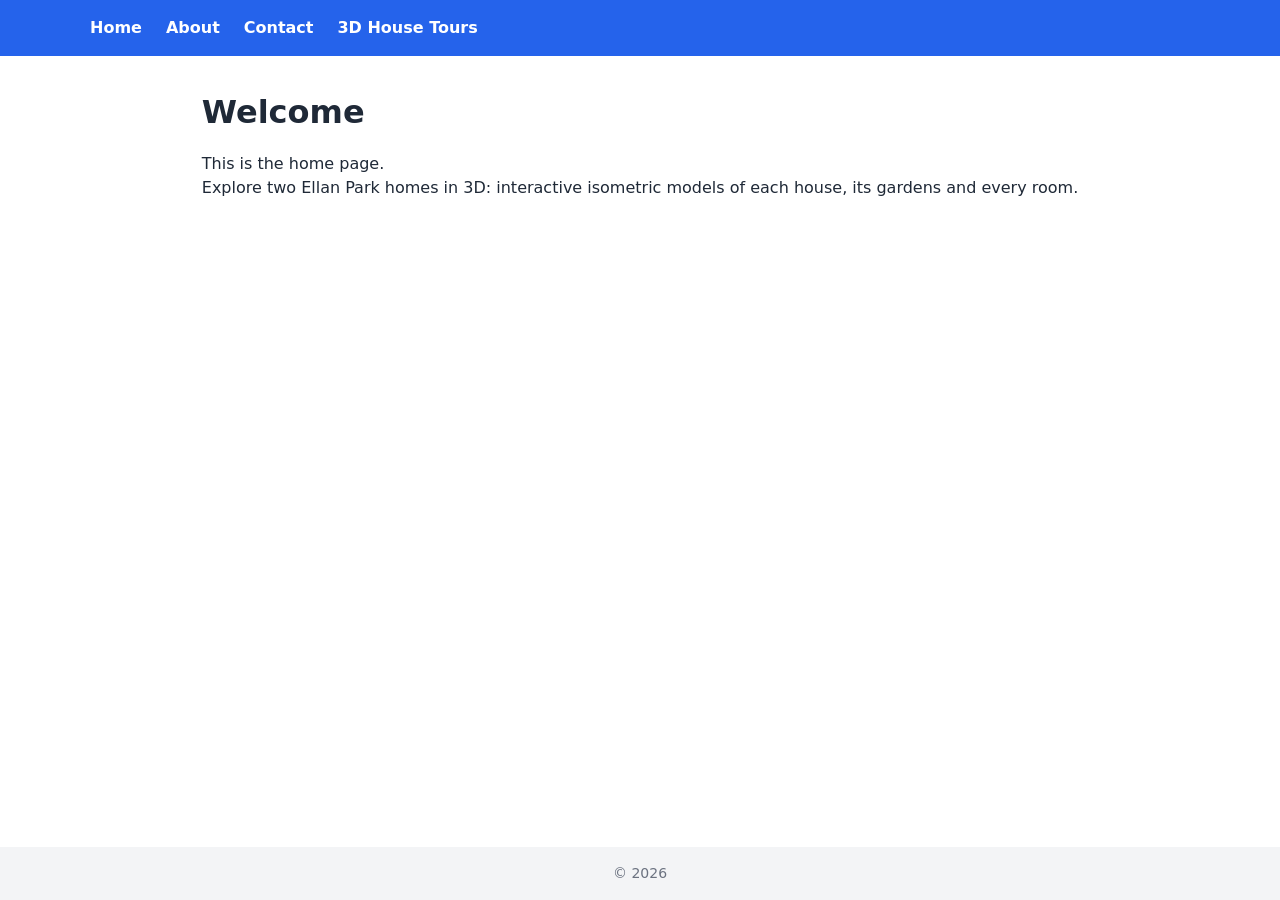
<file: index.html>
<!DOCTYPE html>
<html lang="en">
<head>
  <meta charset="UTF-8" />
  <meta name="viewport" content="width=device-width, initial-scale=1.0" />
  <title>My Website</title>
  <link rel="stylesheet" href="css/reset.css" />
  <link rel="stylesheet" href="css/styles.css" />
</head>
<body>

  <header>
    <nav>
      <ul>
        <li><a href="index.html">Home</a></li>
        <li><a href="about.html">About</a></li>
        <li><a href="contact.html">Contact</a></li>
        <li><a href="tours.html">3D House Tours</a></li>
      </ul>
    </nav>
  </header>

  <main>
    <h1>Welcome</h1>
    <p>This is the home page.</p>
    <p><a href="tours.html">Explore two Ellan Park homes in 3D</a>: interactive isometric models of each house, its gardens and every room.</p>
  </main>

  <footer>
    <p>&copy; 2026</p>
  </footer>

  <script src="js/main.js"></script>
</body>
</html>
</file>
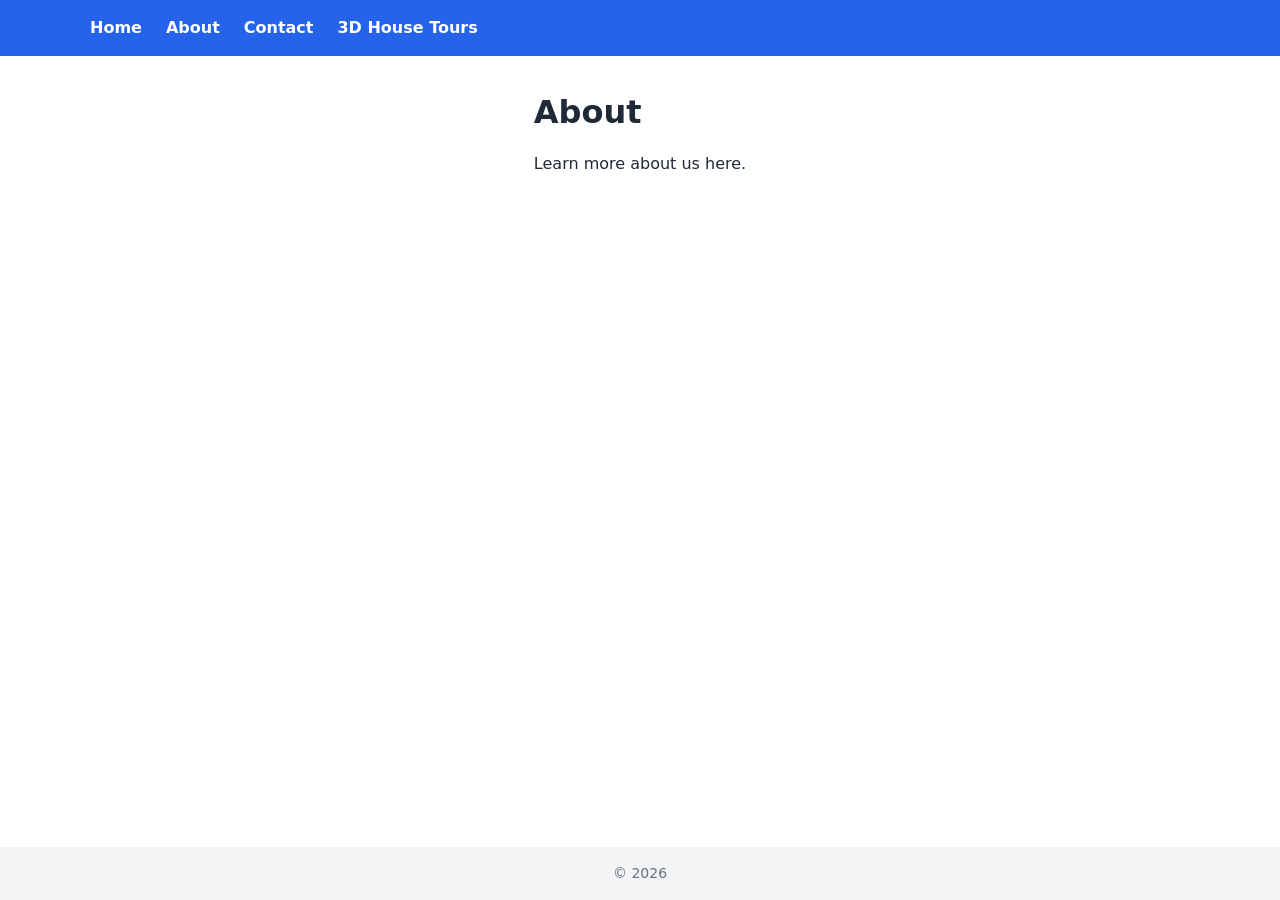
<file: about.html>
<!DOCTYPE html>
<html lang="en">
<head>
  <meta charset="UTF-8" />
  <meta name="viewport" content="width=device-width, initial-scale=1.0" />
  <title>About - My Website</title>
  <link rel="stylesheet" href="css/reset.css" />
  <link rel="stylesheet" href="css/styles.css" />
</head>
<body>
  <header>
    <nav>
      <ul>
        <li><a href="index.html">Home</a></li>
        <li><a href="about.html">About</a></li>
        <li><a href="contact.html">Contact</a></li>
        <li><a href="tours.html">3D House Tours</a></li>
      </ul>
    </nav>
  </header>
  <main>
    <h1>About</h1>
    <p>Learn more about us here.</p>
  </main>
  <footer><p>&copy; 2026</p></footer>
  <script src="js/main.js"></script>
</body>
</html>
</file>
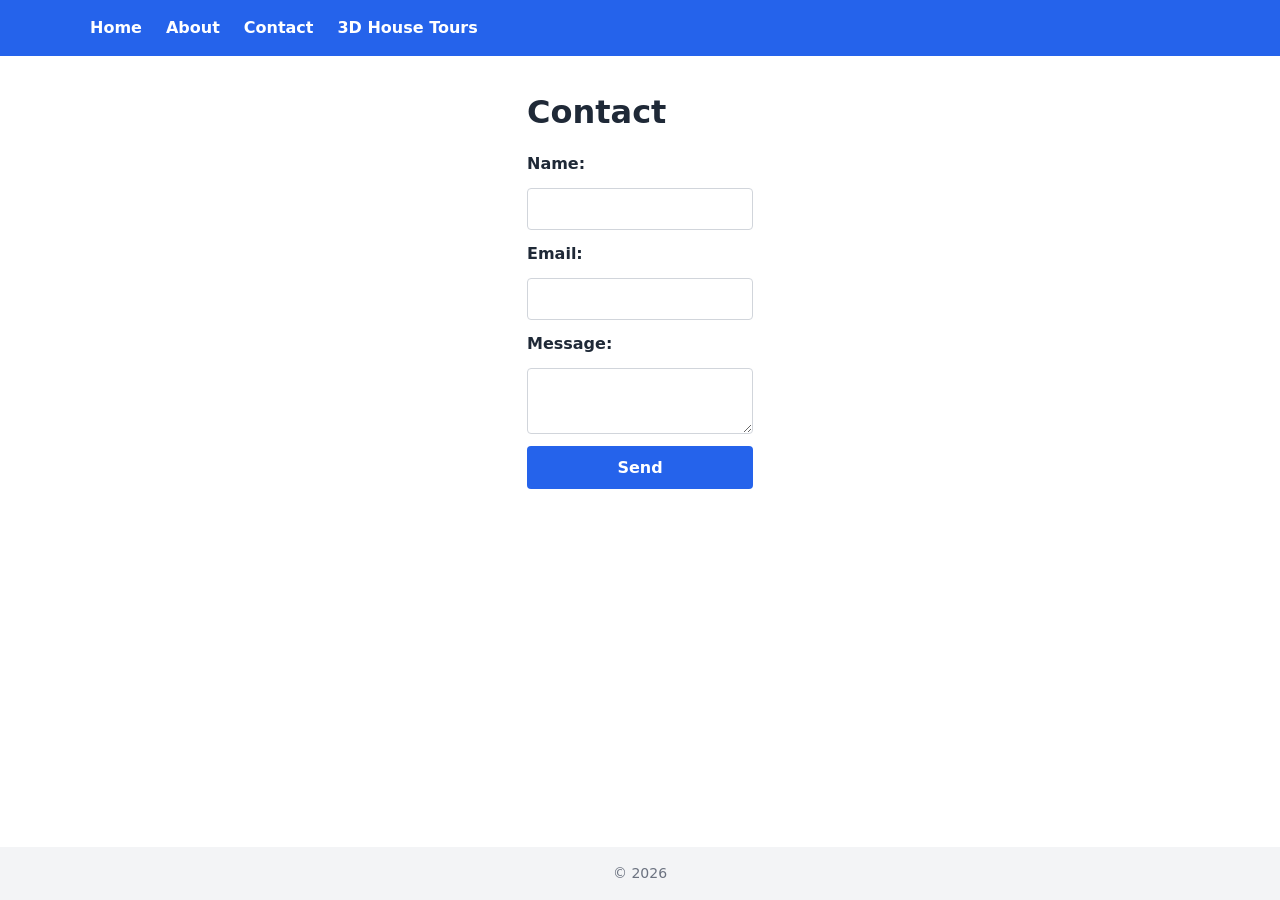
<file: contact.html>
<!DOCTYPE html>
<html lang="en">
<head>
  <meta charset="UTF-8" />
  <meta name="viewport" content="width=device-width, initial-scale=1.0" />
  <title>Contact - My Website</title>
  <link rel="stylesheet" href="css/reset.css" />
  <link rel="stylesheet" href="css/styles.css" />
</head>
<body>
  <header>
    <nav>
      <ul>
        <li><a href="index.html">Home</a></li>
        <li><a href="about.html">About</a></li>
        <li><a href="contact.html">Contact</a></li>
        <li><a href="tours.html">3D House Tours</a></li>
      </ul>
    </nav>
  </header>
  <main>
    <h1>Contact</h1>
    <form>
      <label for="name">Name:</label>
      <input type="text" id="name" name="name" />
      <label for="email">Email:</label>
      <input type="email" id="email" name="email" />
      <label for="message">Message:</label>
      <textarea id="message" name="message"></textarea>
      <button type="submit">Send</button>
    </form>
  </main>
  <footer><p>&copy; 2026</p></footer>
  <script src="js/main.js"></script>
</body>
</html>
</file>
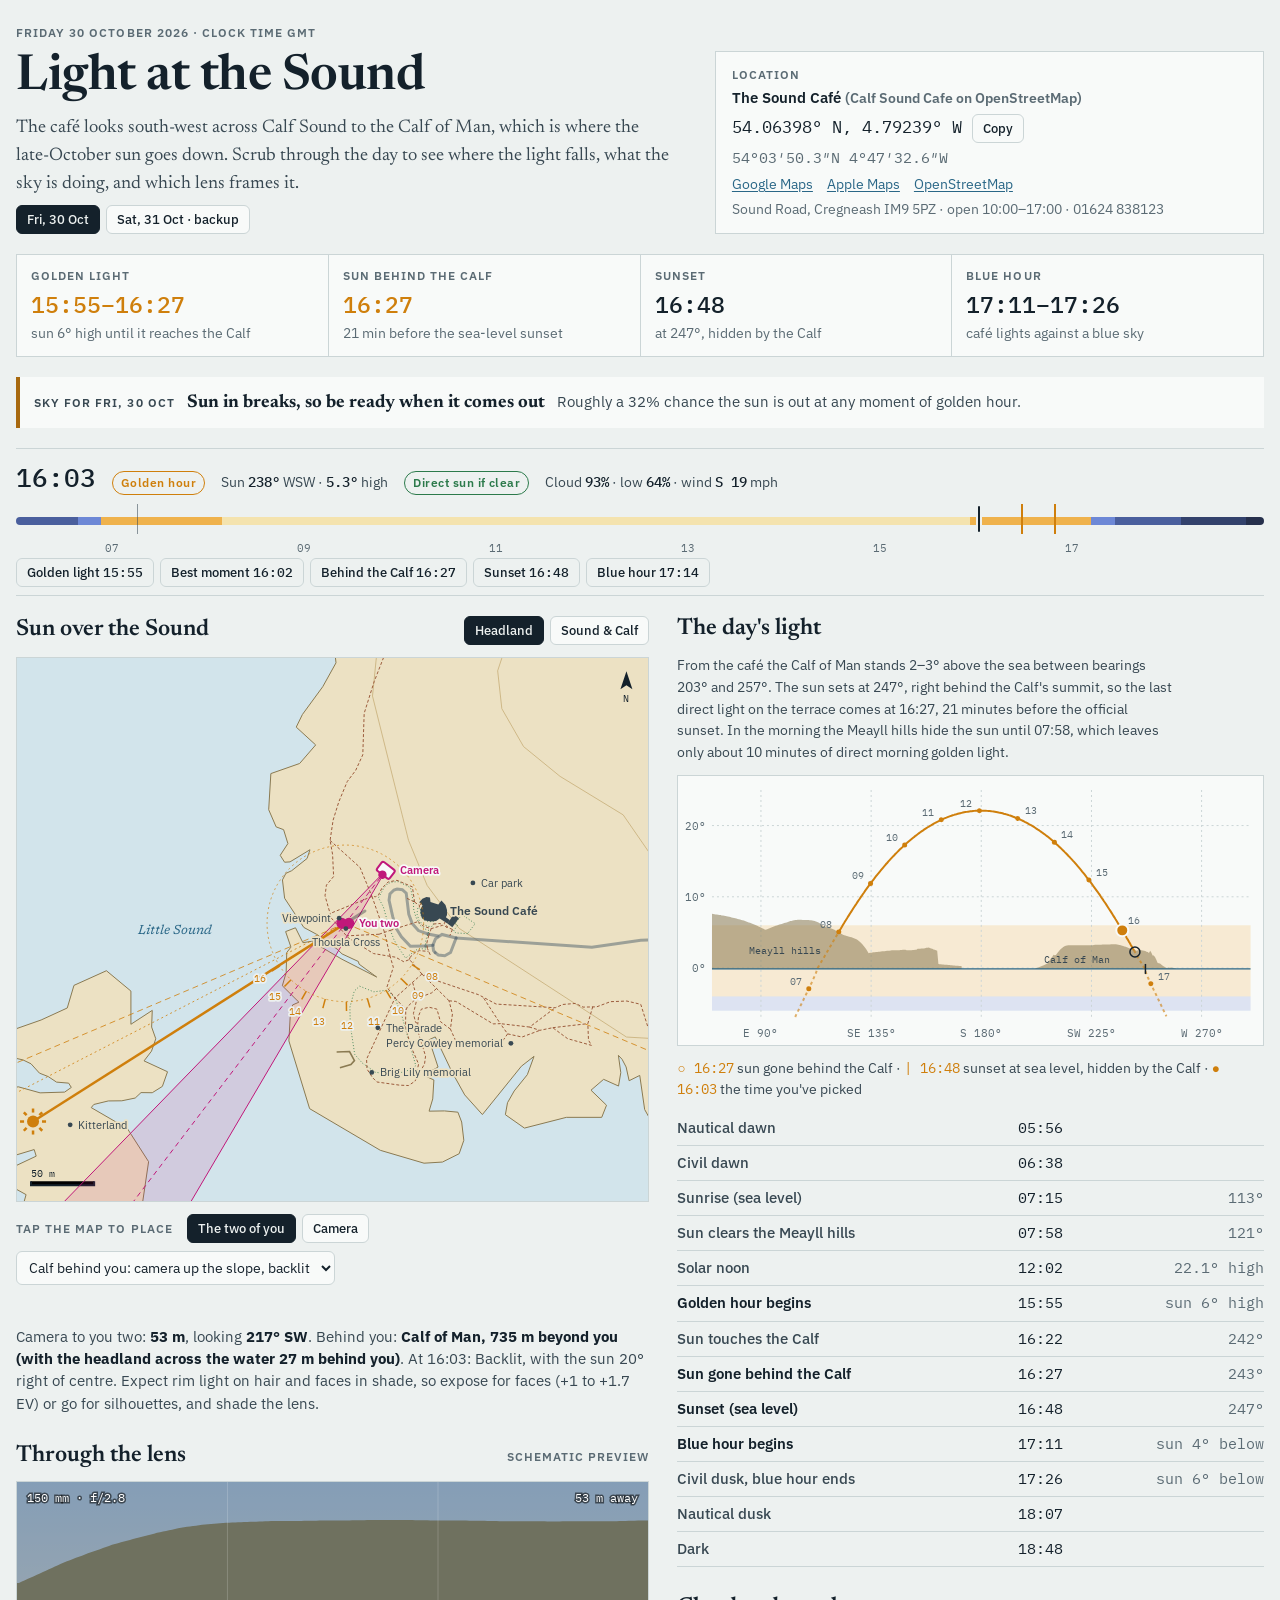
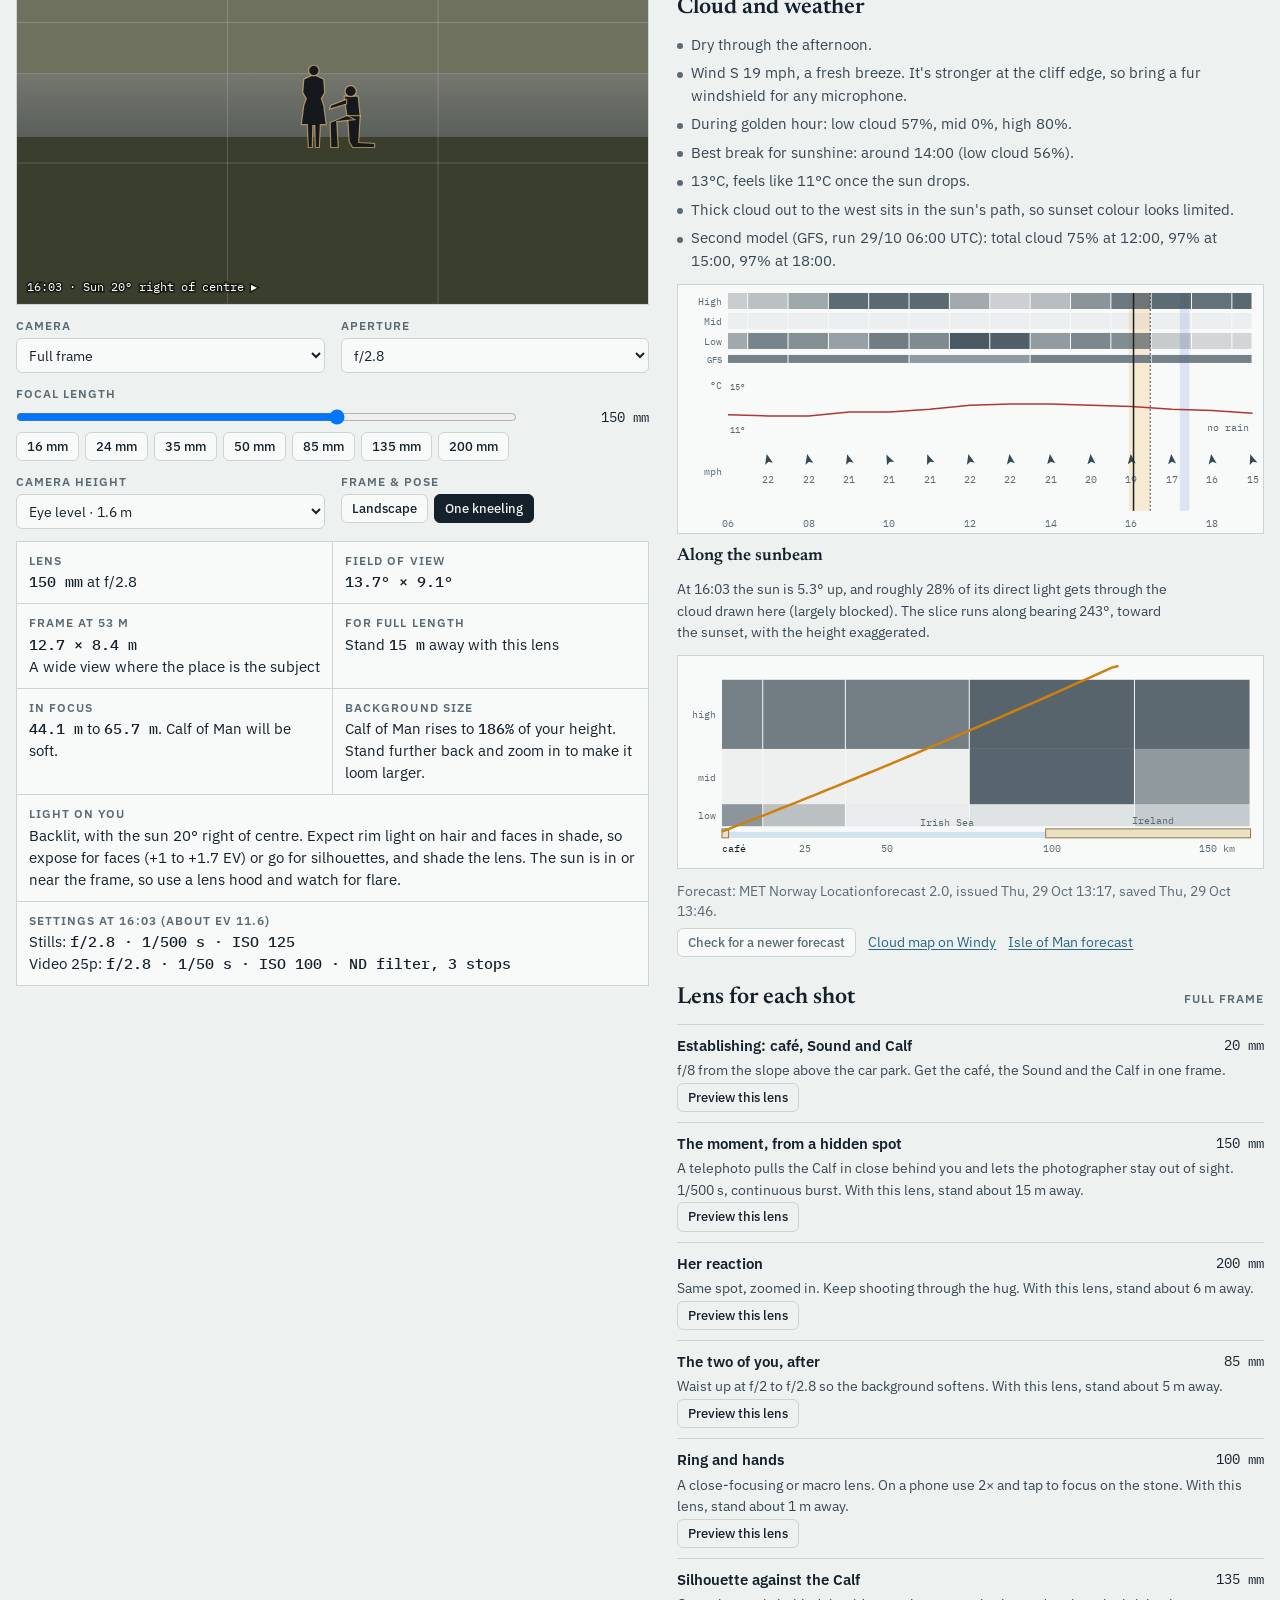
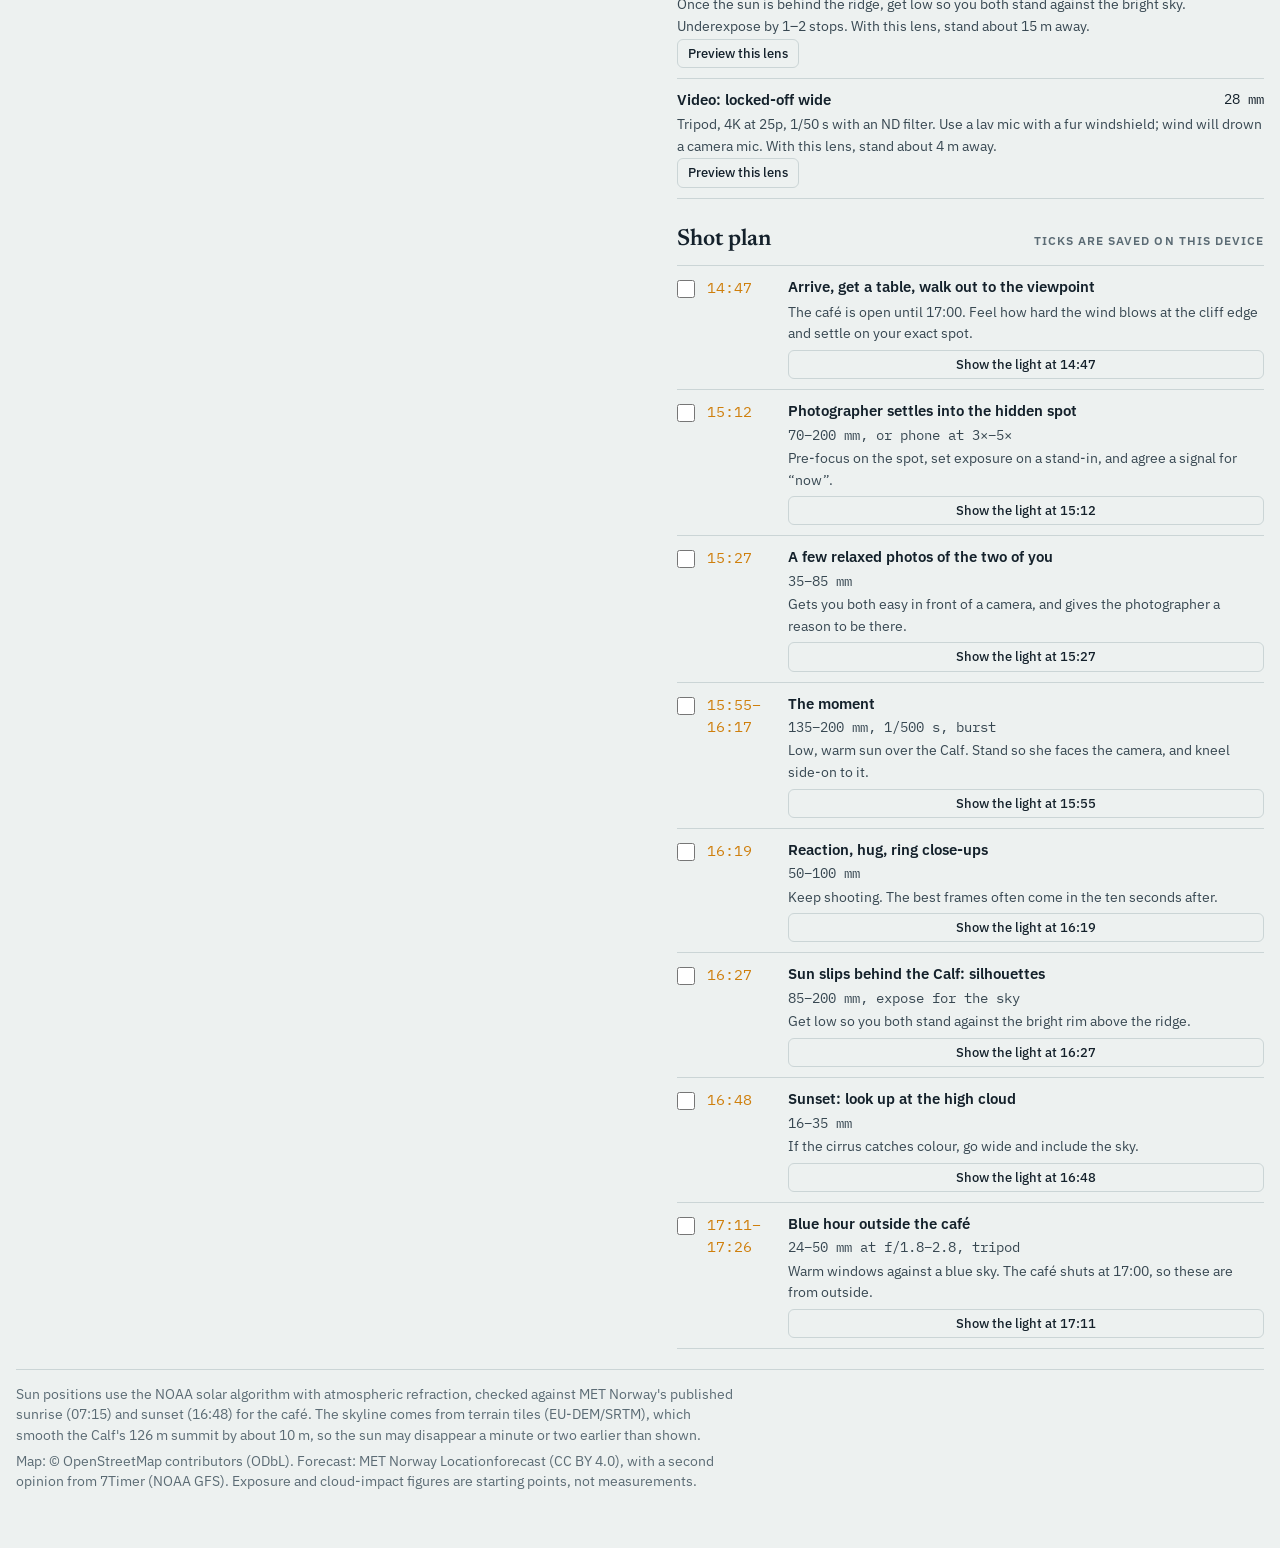
<file: sound-light.html>
<!DOCTYPE html>
<html lang="en">
<head>
  <meta charset="UTF-8" />
  <meta name="viewport" content="width=device-width, initial-scale=1.0, viewport-fit=cover" />
  <title>Light at the Sound</title>
  <meta name="claude:viewport-fit-sides" content="cover" />
  <link rel="stylesheet" href="https://fonts.googleapis.com/css2?family=IBM+Plex+Mono:wght@400;500&family=IBM+Plex+Sans:wght@400;500;600&family=Newsreader:ital,opsz,wght@0,6..72,400;0,6..72,600;1,6..72,400;1,6..72,500&display=swap" />
  <link rel="stylesheet" href="css/reset.css" />
  <link rel="stylesheet" href="css/sound-light.css" />
</head>
<body>
<div class="page">

  <header class="masthead">
    <div class="masthead__text">
      <p class="eyebrow"><span id="day-label">Friday 30 October 2026</span> · clock time GMT</p>
      <h1>Light at the Sound</h1>
      <p class="lede">The café looks south-west across Calf Sound to the Calf of Man, which is where the late-October sun goes down. Scrub through the day to see where the light falls, what the sky is doing, and which lens frames it.</p>
      <div class="seg" id="days" aria-label="Day"></div>
    </div>
    <div class="place">
      <p class="label">Location</p>
      <p class="place__name">The Sound Café <small>(Calf Sound Cafe on OpenStreetMap)</small></p>
      <p class="place__coords">
        <span class="num" id="coords">54.06398° N, 4.79239° W</span>
        <button class="btn" id="copy-coords" type="button">Copy</button>
      </p>
      <p><span class="num muted">54°03′50.3″N 4°47′32.6″W</span></p>
      <p class="place__links">
        <a href="https://www.google.com/maps/search/?api=1&amp;query=54.063977%2C-4.792391" target="_blank" rel="noopener">Google Maps</a>
        <a href="https://maps.apple.com/?ll=54.063977,-4.792391&amp;q=The%20Sound%20Caf%C3%A9" target="_blank" rel="noopener">Apple Maps</a>
        <a href="https://www.openstreetmap.org/way/87988780" target="_blank" rel="noopener">OpenStreetMap</a>
      </p>
      <small>Sound Road, Cregneash IM9 5PZ · open <span id="hours">10:00–17:00</span> · 01624 838123</small>
    </div>
  </header>

  <section class="keys" id="keys" aria-label="Key times"></section>
  <div class="verdict" id="verdict"></div>

  <div class="scrubber" id="scrubber">
    <div class="readout" id="readout" aria-live="polite"></div>
    <div class="track">
      <div class="track__bar" id="track-bar"></div>
      <div class="track__ticks" id="track-ticks"></div>
      <input type="range" id="time" min="360" max="1140" step="1" value="955" aria-label="Time of day" />
    </div>
    <div class="track__hours" id="track-hours" aria-hidden="true"></div>
    <div class="jumps" id="jumps"></div>
  </div>

  <main class="layout">
    <div class="col">
      <section class="panel" id="map-panel" aria-labelledby="map-title">
        <div class="panel__head">
          <h2 id="map-title">Sun over the Sound</h2>
          <div class="seg" id="views">
            <button class="btn" type="button" data-view="site">Headland</button>
            <button class="btn" type="button" data-view="sound">Sound &amp; Calf</button>
          </div>
        </div>
        <div class="figure"><svg class="map" id="map" role="img" aria-label="Map of the Sound with the sun direction, camera and couple positions"></svg></div>
        <div class="map-tools">
          <span class="label">Tap the map to place</span>
          <div class="seg" id="placing">
            <button class="btn" type="button" data-placing="couple">The two of you</button>
            <button class="btn" type="button" data-placing="camera">Camera</button>
          </div>
          <label class="sr-only" for="preset">Suggested set-ups</label>
          <select id="preset"></select>
        </div>
        <p class="warnline" id="map-warn"></p>
        <p class="map-readout" id="map-readout"></p>
      </section>

      <section class="panel" id="lens-panel" aria-labelledby="lens-title">
        <div class="panel__head">
          <h2 id="lens-title">Through the lens</h2>
          <p class="label">Schematic preview</p>
        </div>
        <div class="figure"><svg class="viewfinder" id="viewfinder" role="img" aria-label="Preview of the frame with the couple, the Calf of Man and the sun"></svg></div>
        <div class="lens-controls">
          <div class="field">
            <label class="label" for="sys">Camera</label>
            <select id="sys"></select>
          </div>
          <div class="field">
            <label class="label" for="fnum">Aperture</label>
            <select id="fnum"></select>
          </div>
          <div class="field field--wide">
            <label class="label" for="focal">Focal length</label>
            <div class="focal-row">
              <input type="range" id="focal" min="0" max="1000" step="1" />
              <output id="focal-out" for="focal"></output>
            </div>
            <div class="chips" id="focal-chips"></div>
          </div>
          <div class="field">
            <label class="label" for="camh">Camera height</label>
            <select id="camh">
              <option value="1.6">Eye level · 1.6 m</option>
              <option value="1.2">Chest · 1.2 m</option>
              <option value="0.8">Crouched · 0.8 m</option>
              <option value="0.3">Low · 0.3 m</option>
            </select>
          </div>
          <div class="field">
            <span class="label">Frame &amp; pose</span>
            <div class="seg">
              <button class="btn" type="button" id="orient">Landscape</button>
              <button class="btn" type="button" id="pose">One kneeling</button>
            </div>
          </div>
        </div>
        <dl class="stats" id="stats"></dl>
      </section>
    </div>

    <div class="col">
      <section class="panel" id="light-panel" aria-labelledby="light-title">
        <div class="panel__head">
          <h2 id="light-title">The day's light</h2>
        </div>
        <p class="panel__note" id="light-note"></p>
        <div class="figure"><svg class="chart" id="sunpath" role="img" aria-label="Sun path across the sky against the skyline seen from the café"></svg></div>
        <p class="chart-key" id="sunpath-key"></p>
        <div class="table-wrap"><table class="times" id="times"></table></div>
      </section>

      <section class="panel" id="sky-panel" aria-labelledby="sky-title">
        <div class="panel__head">
          <h2 id="sky-title">Cloud and weather</h2>
        </div>
        <ul class="outlook" id="outlook"></ul>
        <div class="figure"><svg class="chart" id="wx" role="img" aria-label="Hourly cloud layers, wind and temperature"></svg></div>
        <h3>Along the sunbeam</h3>
        <p class="panel__note" id="beam-note"></p>
        <div class="figure"><svg class="chart" id="beam" role="img" aria-label="Cross-section of cloud layers between the café and the setting sun"></svg></div>
        <div class="source" id="source"></div>
      </section>

      <section class="panel" id="guide-panel" aria-labelledby="guide-title">
        <div class="panel__head">
          <h2 id="guide-title">Lens for each shot</h2>
          <p class="label" id="guide-sys"></p>
        </div>
        <div class="shots" id="shots"></div>
      </section>

      <section class="panel" id="plan-panel" aria-labelledby="plan-title">
        <div class="panel__head">
          <h2 id="plan-title">Shot plan</h2>
          <p class="label">Ticks are saved on this device</p>
        </div>
        <div class="plan" id="plan"></div>
      </section>
    </div>
  </main>

  <footer>
    <p>Sun positions use the NOAA solar algorithm with atmospheric refraction, checked against MET Norway's published sunrise (07:15) and sunset (16:48) for the café. The skyline comes from terrain tiles (EU-DEM/SRTM), which smooth the Calf's 126 m summit by about 10 m, so the sun may disappear a minute or two earlier than shown.</p>
    <p>Map: © OpenStreetMap contributors (ODbL). Forecast: MET Norway Locationforecast (CC BY 4.0), with a second opinion from 7Timer (NOAA GFS). Exposure and cloud-impact figures are starting points, not measurements.</p>
  </footer>
</div>

<script src="js/sound-data.js"></script>
<script src="js/sound-light.js"></script>
</body>
</html>
</file>
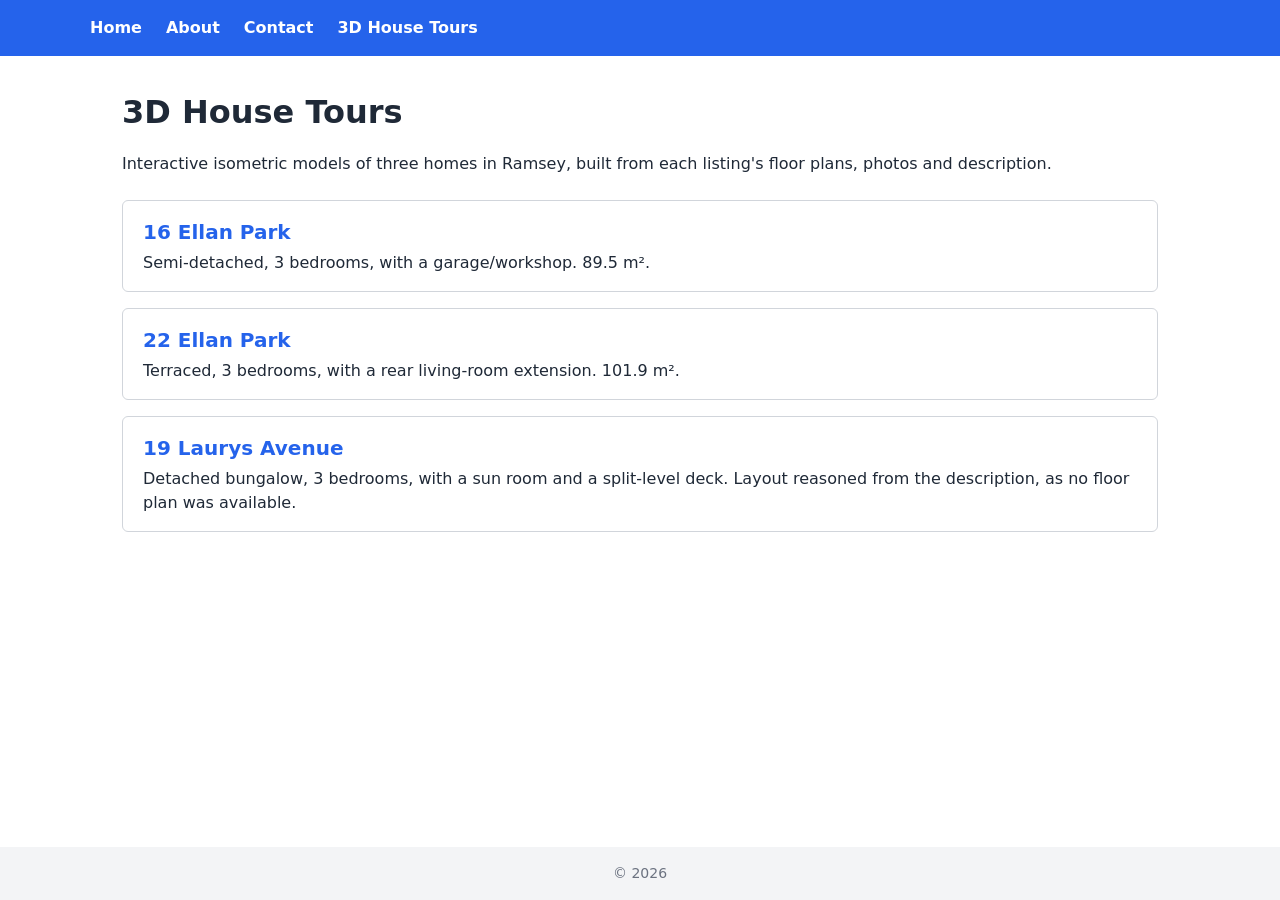
<file: tours.html>
<!DOCTYPE html>
<html lang="en">
<head>
  <meta charset="UTF-8" />
  <meta name="viewport" content="width=device-width, initial-scale=1.0" />
  <title>3D House Tours - My Website</title>
  <link rel="stylesheet" href="css/reset.css" />
  <link rel="stylesheet" href="css/styles.css" />
</head>
<body>
  <header>
    <nav>
      <ul>
        <li><a href="index.html">Home</a></li>
        <li><a href="about.html">About</a></li>
        <li><a href="contact.html">Contact</a></li>
        <li><a href="tours.html">3D House Tours</a></li>
      </ul>
    </nav>
  </header>
  <main>
    <h1>3D House Tours</h1>
    <p>Interactive isometric models of three homes in Ramsey, built from each listing's floor plans, photos and description.</p>
    <ul class="tours">
      <li>
        <h2><a href="ellan-park-16/index.html">16 Ellan Park</a></h2>
        <p>Semi-detached, 3 bedrooms, with a garage/workshop. 89.5 m².</p>
      </li>
      <li>
        <h2><a href="ellan-park-22/index.html">22 Ellan Park</a></h2>
        <p>Terraced, 3 bedrooms, with a rear living-room extension. 101.9 m².</p>
      </li>
      <li>
        <h2><a href="laurys-avenue-19/index.html">19 Laurys Avenue</a></h2>
        <p>Detached bungalow, 3 bedrooms, with a sun room and a split-level deck. Layout reasoned from the description, as no floor plan was available.</p>
      </li>
    </ul>
  </main>
  <footer><p>&copy; 2026</p></footer>
  <script src="js/main.js"></script>
</body>
</html>
</file>
<file: css/styles.css>
/* Main Styles */
:root {
  --color-primary: #2563eb;
  --color-text: #1f2937;
  --color-bg: #ffffff;
  --color-footer-bg: #f3f4f6;
  --font-sans: system-ui, sans-serif;
  --max-width: 1100px;
}

body {
  font-family: var(--font-sans);
  color: var(--color-text);
  background-color: var(--color-bg);
  display: flex;
  flex-direction: column;
  min-height: 100vh;
}

/* Header & Nav */
header {
  background-color: var(--color-primary);
  padding: 1rem 2rem;
}
nav ul {
  display: flex;
  gap: 1.5rem;
  max-width: var(--max-width);
  margin: 0 auto;
}
nav a {
  color: #fff;
  font-weight: 600;
}
nav a:hover { text-decoration: underline; }

/* Main */
main {
  flex: 1;
  max-width: var(--max-width);
  margin: 2rem auto;
  padding: 0 2rem;
}
h1 { font-size: 2rem; margin-bottom: 1rem; }

/* Tours */
.tours { display: grid; gap: 1rem; margin-top: 1.5rem; }
.tours li { padding: 1rem 1.25rem; border: 1px solid #d1d5db; border-radius: 6px; }
.tours h2 { font-size: 1.25rem; margin-bottom: 0.25rem; }
.tours a { color: var(--color-primary); }

/* Form */
form { display: flex; flex-direction: column; gap: 0.75rem; max-width: 480px; }
label { font-weight: 600; }
input, textarea {
  padding: 0.5rem 0.75rem;
  border: 1px solid #d1d5db;
  border-radius: 4px;
  width: 100%;
}
button {
  padding: 0.6rem 1.25rem;
  background: var(--color-primary);
  color: #fff;
  border: none;
  border-radius: 4px;
  cursor: pointer;
  font-weight: 600;
}
button:hover { opacity: 0.9; }

/* Footer */
footer {
  background-color: var(--color-footer-bg);
  text-align: center;
  padding: 1rem;
  font-size: 0.875rem;
  color: #6b7280;
}
</file>
<file: css/sound-light.css>
/* Light at the Sound — planner styles.
   Layout: a chart table. The map and lens preview fill the left column on wide
   screens; the day's light, sky, lens guide and plan read down the right.
   One column on phones, with the time scrubber pinned to the top. */
:root {
  --bg: #edf1f0;          /* chart paper */
  --surface: #f8faf9;
  --ink: #14212b;
  --ink-2: #384852;
  --muted: #5b6b74;
  --rule: #cbd5d6;
  --sea: #d2e4eb;
  --sea-ink: #2a6787;     /* hydrographic blue for water names */
  --land: #ece1c3;        /* chart buff */
  --land-edge: #8a7a52;
  --contour: #c7ae78;
  --path: #9b5b3c;
  --sun: #cf7f0c;
  --overprint: #c0187a;   /* chart magenta: the plan drawn on top */
  --good: #2c7a4b;
  --warn: #a8690f;
  --bad: #b03636;
  --ph-night: #26304c;
  --ph-astro: #33426c;
  --ph-naut: #4a5f9d;
  --ph-blue: #6d88d6;
  --ph-golden: #efb24c;
  --ph-day: #f4e3ae;
  --font-display: "Newsreader", "Iowan Old Style", Georgia, serif;
  --font-body: "IBM Plex Sans", system-ui, -apple-system, "Segoe UI", sans-serif;
  --font-data: "IBM Plex Mono", ui-monospace, "SFMono-Regular", Menlo, Consolas, monospace;
  --gutter: max(16px, env(safe-area-inset-left, 0px));
  --gutter-r: max(16px, env(safe-area-inset-right, 0px));
}
@media (prefers-color-scheme: dark) {
  :root:not([data-theme="light"]) {
    --bg: #0c1318; --surface: #111b22; --ink: #dde6e9; --ink-2: #b4c2c8; --muted: #8a9ba3; --rule: #24333c;
    --sea: #0f2330; --sea-ink: #82b9d6; --land: #27261d; --land-edge: #7a7052; --contour: #5a5139; --path: #c08463;
    --sun: #f2b24a; --overprint: #ee63a8; --good: #5cbf85; --warn: #e2a64b; --bad: #ec7676;
    --ph-night: #0b1124; --ph-astro: #172449; --ph-naut: #263b78; --ph-blue: #4462bd; --ph-golden: #c98c2d; --ph-day: #6f6237;
    color-scheme: dark;
  }
}
:root[data-theme="dark"] {
  --bg: #0c1318; --surface: #111b22; --ink: #dde6e9; --ink-2: #b4c2c8; --muted: #8a9ba3; --rule: #24333c;
  --sea: #0f2330; --sea-ink: #82b9d6; --land: #27261d; --land-edge: #7a7052; --contour: #5a5139; --path: #c08463;
  --sun: #f2b24a; --overprint: #ee63a8; --good: #5cbf85; --warn: #e2a64b; --bad: #ec7676;
  --ph-night: #0b1124; --ph-astro: #172449; --ph-naut: #263b78; --ph-blue: #4462bd; --ph-golden: #c98c2d; --ph-day: #6f6237;
  color-scheme: dark;
}

body {
  background: var(--bg);
  color: var(--ink);
  font-family: var(--font-body);
  font-size: 15px;
  line-height: 1.5;
}
body::before {
  content: "";
  position: fixed;
  inset: 0 0 auto;
  height: env(safe-area-inset-top, 0px);
  z-index: 10;
  background: var(--bg);
}

.page {
  max-width: 1280px;
  margin: 0 auto;
  padding-left: var(--gutter);
  padding-right: var(--gutter-r);
  padding-block: 24px 56px;
  display: flex;
  flex-direction: column;
  gap: 20px;
}

h1, h2, h3 { font-family: var(--font-display); font-weight: 600; line-height: 1.15; text-wrap: balance; }
h1 { font-size: clamp(2rem, 1.4rem + 2.6vw, 3.1rem); letter-spacing: -0.01em; }
h2 { font-size: 1.45rem; }
h3 { font-size: 1.1rem; }
a { color: var(--sea-ink); text-decoration: underline; text-underline-offset: 2px; }
button, select, input { color: inherit; }
:focus-visible { outline: 2px solid var(--overprint); outline-offset: 2px; }

.eyebrow, .label {
  font-size: 0.72rem;
  font-weight: 600;
  letter-spacing: 0.09em;
  text-transform: uppercase;
  color: var(--muted);
}
.muted { color: var(--muted); }
.mono, .num { font-family: var(--font-data); font-variant-numeric: tabular-nums; }

/* ---------- masthead ---------- */
.masthead {
  display: grid;
  grid-template-columns: minmax(0, 1.2fr) minmax(0, 1fr);
  gap: 16px 40px;
  align-items: end;
}
.masthead__text { display: flex; flex-direction: column; gap: 8px; min-width: 0; }
.lede { font-family: var(--font-display); font-size: 1.15rem; color: var(--ink-2); max-width: 36em; }
.place {
  display: flex;
  flex-direction: column;
  gap: 4px;
  padding: 14px 16px;
  border: 1px solid var(--rule);
  background: var(--surface);
  min-width: 0;
}
.place__name { font-weight: 600; }
.place__coords { display: flex; flex-wrap: wrap; align-items: baseline; gap: 4px 10px; }
.place__coords .num { font-size: 1.05rem; color: var(--ink); }
.place__links { display: flex; flex-wrap: wrap; gap: 4px 14px; font-size: 0.9rem; }
.place small { color: var(--muted); font-size: 0.85rem; }

.btn {
  font: 500 0.82rem/1 var(--font-body);
  padding: 7px 10px;
  border: 1px solid var(--rule);
  background: var(--surface);
  border-radius: 6px;
  cursor: pointer;
}
.btn:hover { border-color: var(--ink-2); }
.btn[aria-pressed="true"] { background: var(--ink); color: var(--bg); border-color: var(--ink); }
.btn--quiet { background: transparent; }
.seg { display: inline-flex; flex-wrap: wrap; gap: 6px; }

/* ---------- key times ---------- */
.keys {
  display: grid;
  grid-template-columns: repeat(4, minmax(0, 1fr));
  gap: 1px;
  background: var(--rule);
  border: 1px solid var(--rule);
}
.key { background: var(--surface); padding: 12px 14px; display: flex; flex-direction: column; gap: 2px; min-width: 0; }
.key__time { font-family: var(--font-data); font-size: 1.45rem; font-weight: 500; font-variant-numeric: tabular-nums; }
.key__sub { font-size: 0.85rem; color: var(--muted); }
.key--sun .key__time { color: var(--sun); }
.verdict {
  display: flex;
  flex-wrap: wrap;
  align-items: baseline;
  gap: 6px 12px;
  padding: 12px 14px;
  border-left: 4px solid var(--warn);
  background: var(--surface);
}
.verdict[data-tone="good"] { border-left-color: var(--good); }
.verdict[data-tone="bad"] { border-left-color: var(--bad); }
.verdict strong { font-family: var(--font-display); font-size: 1.15rem; }
.verdict span { color: var(--ink-2); }

/* ---------- scrubber ---------- */
.scrubber {
  position: sticky;
  top: env(safe-area-inset-top, 0px);
  z-index: 6;
  background: color-mix(in srgb, var(--bg) 92%, transparent);
  backdrop-filter: blur(6px);
  border-block: 1px solid var(--rule);
  padding-block: 10px 8px;
  display: flex;
  flex-direction: column;
  gap: 6px;
}
.readout { display: flex; flex-wrap: wrap; align-items: baseline; gap: 4px 16px; }
.readout__time { font-family: var(--font-data); font-size: 1.6rem; font-weight: 500; font-variant-numeric: tabular-nums; }
.readout__item { font-size: 0.9rem; color: var(--ink-2); }
.readout__item b { font-family: var(--font-data); font-weight: 500; color: var(--ink); }
.pill {
  display: inline-block;
  font-size: 0.75rem;
  font-weight: 600;
  letter-spacing: 0.04em;
  padding: 2px 8px;
  border-radius: 999px;
  border: 1px solid currentColor;
}
.pill[data-phase="golden"] { color: var(--sun); }
.pill[data-phase="blue"], .pill[data-phase="nautical"], .pill[data-phase="astro"], .pill[data-phase="night"] { color: var(--ph-blue); }
.pill[data-phase="day"] { color: var(--ink-2); }
.pill--ok { color: var(--good); }
.pill--off { color: var(--muted); }

.track { position: relative; height: 30px; }
.track__bar { position: absolute; left: 0; right: 0; top: 13px; height: 8px; border-radius: 4px; }
.track__ticks { position: absolute; inset: 0; pointer-events: none; }
.track__tick { position: absolute; top: 0; width: 1px; height: 30px; background: var(--ink-2); opacity: 0.55; }
.track__tick--sun { background: var(--sun); opacity: 1; width: 2px; }
#time {
  position: absolute;
  inset: 0;
  width: 100%;
  margin: 0;
  background: transparent;
  appearance: none;
  -webkit-appearance: none;
  cursor: ew-resize;
}
#time::-webkit-slider-runnable-track { height: 30px; background: transparent; }
#time::-moz-range-track { height: 30px; background: transparent; }
#time::-webkit-slider-thumb {
  -webkit-appearance: none;
  width: 6px; height: 30px; border-radius: 3px;
  background: var(--ink); border: 2px solid var(--bg);
}
#time::-moz-range-thumb { width: 6px; height: 30px; border-radius: 3px; background: var(--ink); border: 2px solid var(--bg); }
.track__hours { display: flex; justify-content: space-between; font-family: var(--font-data); font-size: 0.68rem; color: var(--muted); }
.jumps { display: flex; flex-wrap: wrap; gap: 6px; }

/* ---------- panels ---------- */
.layout { display: grid; grid-template-columns: minmax(0, 1.08fr) minmax(0, 1fr); gap: 28px; align-items: start; }
.col { display: flex; flex-direction: column; gap: 28px; min-width: 0; }
.panel { display: flex; flex-direction: column; gap: 12px; min-width: 0; }
.panel__head { display: flex; flex-wrap: wrap; justify-content: space-between; align-items: baseline; gap: 8px 16px; }
.panel__note { font-size: 0.9rem; color: var(--ink-2); max-width: 62ch; }
.figure { border: 1px solid var(--rule); background: var(--surface); overflow: hidden; }
.figure svg { display: block; width: 100%; height: auto; }

/* map */
.map { background: var(--sea); touch-action: manipulation; cursor: crosshair; }
.map .land { fill: var(--land); stroke: var(--land-edge); stroke-width: 1; vector-effect: non-scaling-stroke; }
.map .contour { fill: none; stroke: var(--contour); stroke-width: 0.8; vector-effect: non-scaling-stroke; }
.map .cliff { fill: none; stroke: var(--land-edge); stroke-width: 1.6; vector-effect: non-scaling-stroke; }
.map .road { fill: none; stroke: var(--muted); stroke-width: 3; stroke-linecap: round; vector-effect: non-scaling-stroke; opacity: 0.55; }
.map .path { fill: none; stroke: var(--path); stroke-width: 1; stroke-dasharray: 3 2; vector-effect: non-scaling-stroke; }
.map .area { fill: none; stroke: var(--good); stroke-width: 1; stroke-dasharray: 1 2; vector-effect: non-scaling-stroke; opacity: 0.8; }
.map .bldg { fill: var(--ink-2); stroke: none; }
.map .lbl { font-family: var(--font-body); fill: var(--ink-2); paint-order: stroke; stroke: var(--land); stroke-linejoin: round; }
.map .lbl--water { font-family: var(--font-display); font-style: italic; fill: var(--sea-ink); stroke: var(--sea); }
.map .lbl--big { font-family: var(--font-display); font-weight: 600; letter-spacing: 0.06em; fill: var(--ink); }
.map .dot { fill: var(--ink-2); }
.map .hour-ring { fill: none; stroke: var(--sun); stroke-width: 1; stroke-dasharray: 2 3; vector-effect: non-scaling-stroke; opacity: 0.7; }
.map .hour-tick { stroke: var(--sun); stroke-width: 1.5; vector-effect: non-scaling-stroke; }
.map .hour-lbl { font-family: var(--font-data); fill: var(--sun); paint-order: stroke; stroke: var(--bg); stroke-linejoin: round; }
.map .azline { stroke: var(--sun); stroke-width: 1; stroke-dasharray: 6 4; vector-effect: non-scaling-stroke; opacity: 0.8; }
.map .azline--last { stroke-dasharray: 2 3; }
.map .sunray { stroke: var(--sun); stroke-width: 2.5; vector-effect: non-scaling-stroke; }
.map .sunray--off { stroke-dasharray: 4 4; opacity: 0.55; }
.map .sun-glyph { fill: var(--sun); }
.map .shadow { stroke: var(--ink); stroke-width: 3; stroke-linecap: round; opacity: 0.35; vector-effect: non-scaling-stroke; }
.map .fov { fill: var(--overprint); fill-opacity: 0.12; stroke: var(--overprint); stroke-width: 1; vector-effect: non-scaling-stroke; }
.map .fov-axis { stroke: var(--overprint); stroke-width: 1; stroke-dasharray: 5 4; vector-effect: non-scaling-stroke; }
.map .mark { fill: var(--surface); stroke: var(--overprint); stroke-width: 2; vector-effect: non-scaling-stroke; }
.map .mark--fill { fill: var(--overprint); }
.map .mark-lbl { font-family: var(--font-body); font-weight: 600; fill: var(--overprint); paint-order: stroke; stroke: var(--surface); stroke-linejoin: round; }
.map .scale { stroke: var(--ink); stroke-width: 2; vector-effect: non-scaling-stroke; }
.map .scale-lbl, .map .north { font-family: var(--font-data); fill: var(--ink); }
.map .north-arrow { fill: var(--ink); }
.map-tools { display: flex; flex-wrap: wrap; align-items: center; gap: 8px 14px; font-size: 0.9rem; }
.map-tools select { font: inherit; font-size: 0.88rem; padding: 6px 8px; border: 1px solid var(--rule); border-radius: 6px; background: var(--surface); max-width: 100%; }
.map-readout { font-size: 0.92rem; color: var(--ink-2); }
.map-readout b { color: var(--ink); }
.warnline { color: var(--bad); font-size: 0.88rem; min-height: 1.2em; }

/* viewfinder + lens */
.viewfinder { background: #0d1418; }
.viewfinder text { font-family: var(--font-data); }
.lens-controls { display: grid; grid-template-columns: repeat(2, minmax(0, 1fr)); gap: 12px 16px; }
.field { display: flex; flex-direction: column; gap: 4px; min-width: 0; }
.field select, .field input[type="range"] { width: 100%; }
.field select { font: inherit; font-size: 0.9rem; padding: 6px 8px; border: 1px solid var(--rule); border-radius: 6px; background: var(--surface); }
.field--wide { grid-column: 1 / -1; }
.focal-row { display: flex; align-items: center; gap: 10px; }
.focal-row output { font-family: var(--font-data); min-width: 8.5em; text-align: right; font-size: 0.9rem; }
.chips { display: flex; flex-wrap: wrap; gap: 6px; }
.stats { display: grid; grid-template-columns: repeat(2, minmax(0, 1fr)); gap: 1px; background: var(--rule); border: 1px solid var(--rule); }
.stat { background: var(--surface); padding: 10px 12px; display: flex; flex-direction: column; gap: 2px; min-width: 0; }
.stat dd { font-size: 0.92rem; }
.stat dd b { font-family: var(--font-data); font-weight: 500; }
.stat--wide { grid-column: 1 / -1; }

/* tables and lists */
.times { width: 100%; border-collapse: collapse; font-size: 0.92rem; }
.times th { text-align: left; font-weight: 500; color: var(--ink-2); padding: 6px 8px 6px 0; }
.times td { padding: 6px 0; text-align: right; font-family: var(--font-data); font-variant-numeric: tabular-nums; white-space: nowrap; }
.times td.az { color: var(--muted); padding-left: 12px; }
.times tr { border-bottom: 1px solid var(--rule); }
.times tr[data-key] { cursor: pointer; }
.times tr[data-key]:hover th { color: var(--ink); }
.times tr.is-key th { color: var(--ink); font-weight: 600; }
.table-wrap { overflow-x: auto; }

.outlook { display: flex; flex-direction: column; gap: 6px; }
.outlook li { list-style: none; padding-left: 14px; position: relative; color: var(--ink-2); }
.outlook li::before { content: ""; position: absolute; left: 0; top: 0.62em; width: 6px; height: 6px; border-radius: 50%; background: var(--muted); }
.source { font-size: 0.85rem; color: var(--muted); display: flex; flex-wrap: wrap; gap: 6px 12px; align-items: center; }

.shots { display: flex; flex-direction: column; border-top: 1px solid var(--rule); }
.shot { display: grid; grid-template-columns: minmax(0, 1fr) auto; gap: 2px 16px; padding: 10px 0; border-bottom: 1px solid var(--rule); }
.shot__name { font-weight: 600; }
.shot__lens { font-family: var(--font-data); font-size: 0.88rem; text-align: right; white-space: nowrap; }
.shot__note { grid-column: 1 / -1; font-size: 0.9rem; color: var(--ink-2); }
.shot__use { grid-column: 1 / -1; justify-self: start; }

.plan { display: flex; flex-direction: column; border-top: 1px solid var(--rule); }
.plan__item { display: grid; grid-template-columns: auto 4.6em minmax(0, 1fr); gap: 2px 12px; padding: 10px 0; border-bottom: 1px solid var(--rule); align-items: start; }
.plan__item input { margin-top: 4px; width: 18px; height: 18px; accent-color: var(--overprint); }
.plan__time { font-family: var(--font-data); font-variant-numeric: tabular-nums; color: var(--sun); padding-top: 1px; }
.plan__body { display: flex; flex-direction: column; gap: 2px; min-width: 0; }
.plan__title { font-weight: 600; }
.plan__lens { font-family: var(--font-data); font-size: 0.85rem; color: var(--ink-2); }
.plan__note { font-size: 0.9rem; color: var(--ink-2); }
.plan__item.is-done .plan__title, .plan__item.is-done .plan__note { text-decoration: line-through; color: var(--muted); }
.plan__go { justify-self: start; margin-top: 4px; }

footer { border-top: 1px solid var(--rule); padding-top: 14px; font-size: 0.85rem; color: var(--muted); display: flex; flex-direction: column; gap: 6px; }
footer p { max-width: 90ch; }

/* charts */
.chart text { font-family: var(--font-data); fill: var(--muted); }
.chart .axis { stroke: var(--rule); stroke-width: 1; }
.chart .grid { stroke: var(--rule); stroke-width: 1; stroke-dasharray: 2 3; }
.chart .band-golden { fill: var(--ph-golden); opacity: 0.22; }
.chart .band-blue { fill: var(--ph-blue); opacity: 0.2; }
.chart .terrain { fill: var(--land-edge); opacity: 0.55; }
.chart .sea-line { stroke: var(--sea-ink); stroke-width: 1.2; }
.chart .sunpath { fill: none; stroke: var(--sun); stroke-width: 2; }
.chart .sunpath--hidden { stroke-dasharray: 3 3; opacity: 0.6; }
.chart .sun-now { fill: var(--sun); stroke: var(--surface); stroke-width: 2; }
.chart .cursor { stroke: var(--ink); stroke-width: 1.5; }
.chart .ann { fill: var(--ink-2); }
.chart .ann-line { stroke: var(--ink-2); stroke-width: 1; stroke-dasharray: 2 2; }
.chart .lbl-strong { fill: var(--ink); }
.chart .cloud { fill: var(--ink-2); }
.chart .rain { fill: var(--sea-ink); }
.chart .temp { fill: none; stroke: var(--bad); stroke-width: 1.5; }
.chart .wind { fill: var(--ink-2); }
.chart .gfs { fill: var(--muted); }
.chart .beam { stroke: var(--sun); stroke-width: 2.5; fill: none; }
.chart .beam--blocked { stroke-dasharray: 5 4; }
.chart .ground { fill: var(--land); stroke: var(--land-edge); stroke-width: 1; }
.chart .sea { fill: var(--sea); }
.chart-key { font-size: 0.85rem; color: var(--ink-2); }
.chart-key .num { color: var(--sun); }

@media (max-width: 1000px) {
  .layout { grid-template-columns: minmax(0, 1fr); }
}
@media (max-width: 760px) {
  .masthead { grid-template-columns: minmax(0, 1fr); }
  .keys { grid-template-columns: repeat(2, minmax(0, 1fr)); }
  .key__time { font-size: 1.2rem; }
  .readout__time { font-size: 1.25rem; }
  .readout { gap: 2px 10px; }
  .readout__item { font-size: 0.82rem; }
  /* keep the pinned time bar short on phones: shortcuts scroll sideways in one row */
  .jumps { flex-wrap: nowrap; overflow-x: auto; scrollbar-width: none; padding-bottom: 2px; }
  .jumps::-webkit-scrollbar { display: none; }
  .jumps .btn { flex: 0 0 auto; }
  .lens-controls { grid-template-columns: minmax(0, 1fr); }
}
@media (prefers-reduced-motion: no-preference) {
  .btn, .times tr th { transition: color 0.15s, background-color 0.15s, border-color 0.15s; }
}

.sr-only {
  position: absolute;
  width: 1px;
  height: 1px;
  padding: 0;
  margin: -1px;
  overflow: hidden;
  clip: rect(0, 0, 0, 0);
  white-space: nowrap;
  border: 0;
}
</file>
